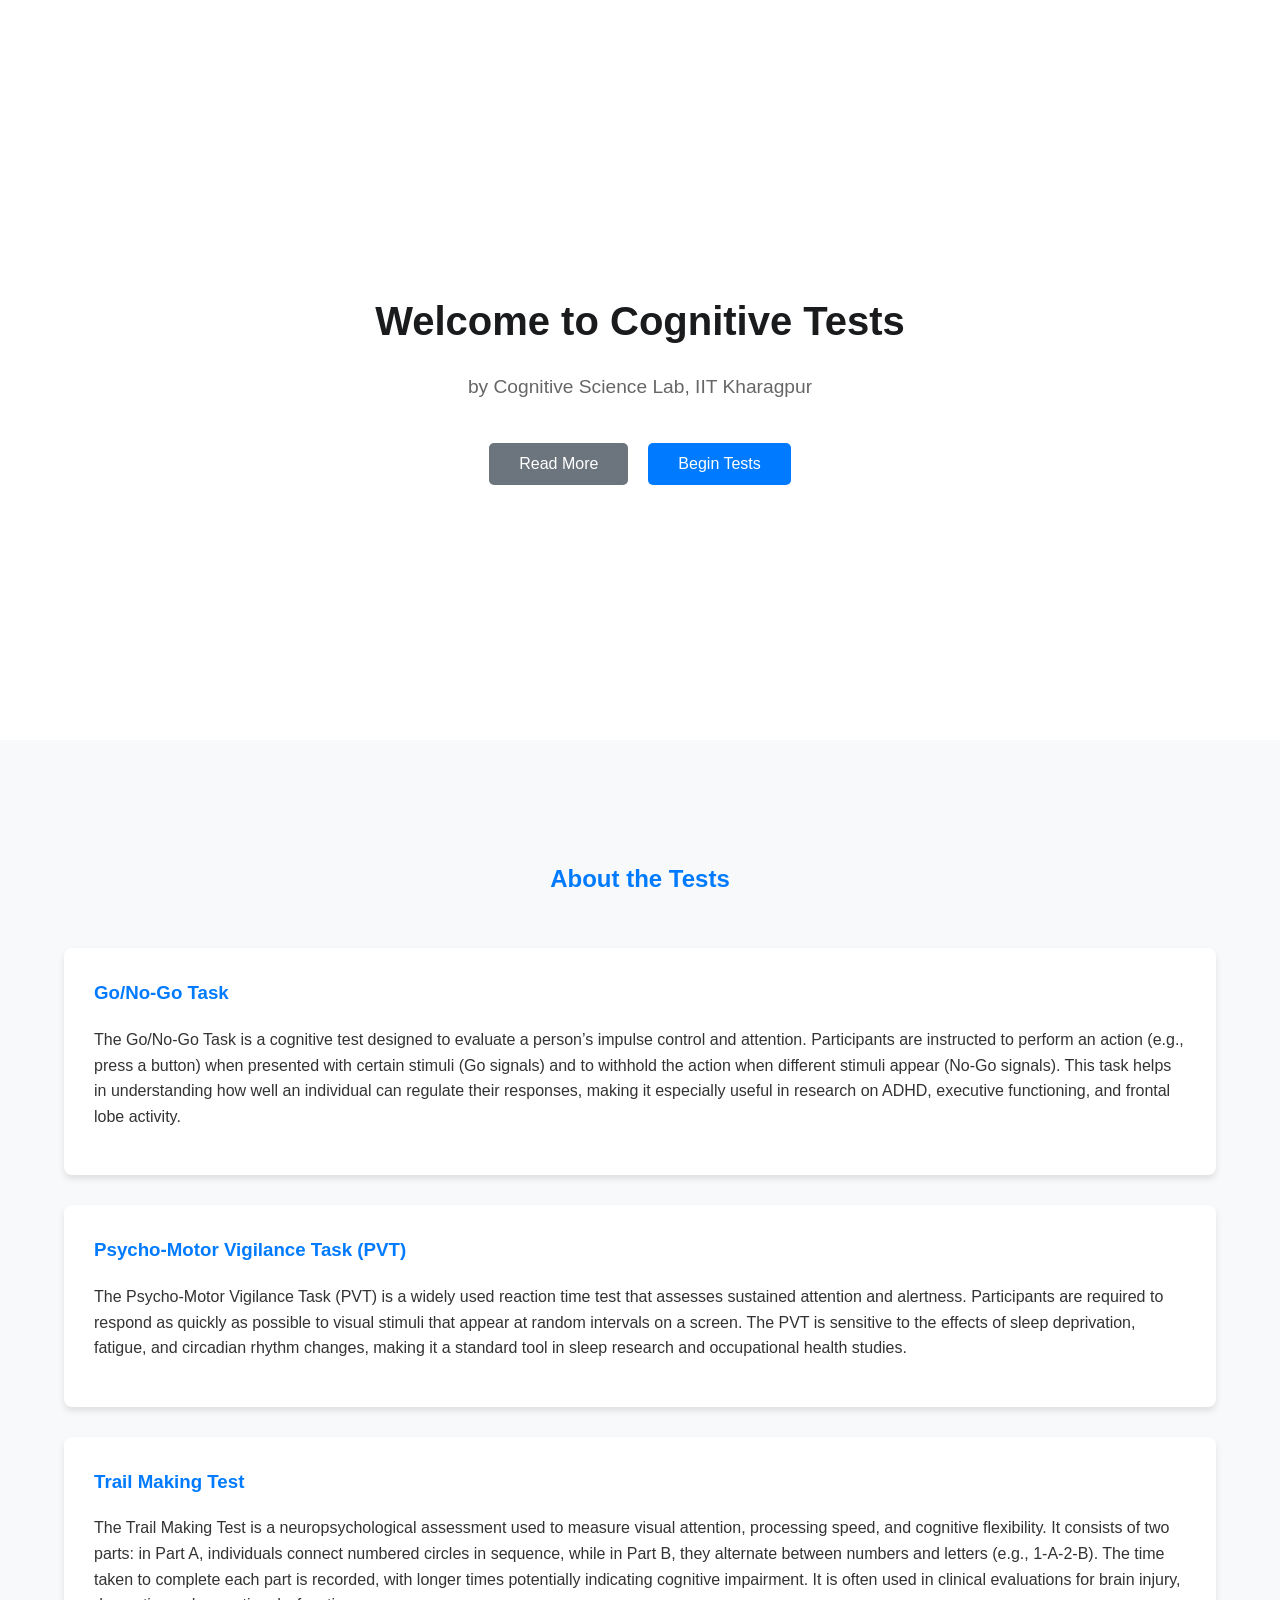
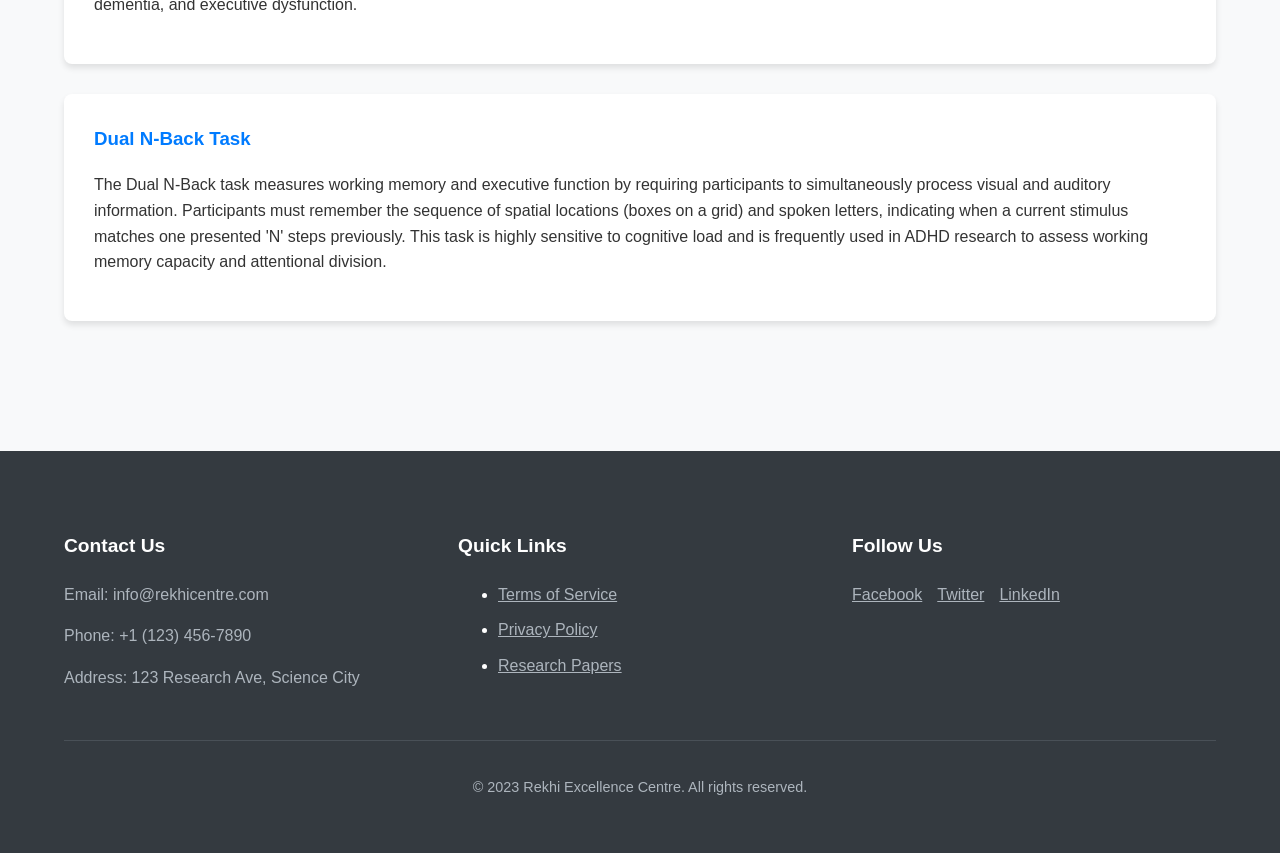
<file: index.html>
<!DOCTYPE html>
<html lang="en">
<head>
    <meta charset="UTF-8">
    <meta name="viewport" content="width=device-width, initial-scale=1.0">
    <title>ADHD Cognitive Tests</title>
    <link rel="stylesheet" href="styles.css">
</head>
<body>
    <!-- Hero Section -->
    <section class="hero">
        <div class="container">
            <h1>Welcome to Cognitive Tests</h1>
            <p class="subtitle">by Cognitive Science Lab, IIT Kharagpur</p>
            <div class="button-group">
                <button id="readMoreBtn" class="btn-secondary">Read More</button>
                <button id="beginTestBtn" class="btn-primary">Begin Tests</button>
            </div>
        </div>
    </section>

    <!-- About Tests Section -->
    <section id="aboutTests" class="about-tests">
        <div class="container">
            <h2>About the Tests</h2>
            <div class="test-card">
                <h3>Go/No-Go Task</h3>
                <p>The Go/No-Go Task is a cognitive test designed to evaluate a person’s impulse control and attention. Participants are instructed to perform an action (e.g., press a button) when presented with certain stimuli (Go signals) and to withhold the action when different stimuli appear (No-Go signals). This task helps in understanding how well an individual can regulate their responses, making it especially useful in research on ADHD, executive functioning, and frontal lobe activity.</p>
            </div>
            
            <div class="test-card">
                <h3>Psycho-Motor Vigilance Task (PVT)</h3>
                <p>The Psycho-Motor Vigilance Task (PVT) is a widely used reaction time test that assesses sustained attention and alertness. Participants are required to respond as quickly as possible to visual stimuli that appear at random intervals on a screen. The PVT is sensitive to the effects of sleep deprivation, fatigue, and circadian rhythm changes, making it a standard tool in sleep research and occupational health studies.</p>
            </div>
            
            <div class="test-card">
                <h3>Trail Making Test</h3>
                <p>The Trail Making Test is a neuropsychological assessment used to measure visual attention, processing speed, and cognitive flexibility. It consists of two parts: in Part A, individuals connect numbered circles in sequence, while in Part B, they alternate between numbers and letters (e.g., 1-A-2-B). The time taken to complete each part is recorded, with longer times potentially indicating cognitive impairment. It is often used in clinical evaluations for brain injury, dementia, and executive dysfunction.</p>
            </div>

            <div class="test-card"> 
                <h3>Dual N-Back Task</h3> 
                <p>The Dual N-Back task measures working memory and executive function by requiring participants to simultaneously process visual and auditory information. Participants must remember the sequence of spatial locations (boxes on a grid) and spoken letters, indicating when a current stimulus matches one presented 'N' steps previously. This task is highly sensitive to cognitive load and is frequently used in ADHD research to assess working memory capacity and attentional division.</p> 
            </div>
        </div>
    </section>

    <!-- Footer -->
    <footer class="footer">
        <div class="container">
            <div class="footer-content">
                <div class="footer-section">
                    <h4>Contact Us</h4>
                    <p>Email: info@rekhicentre.com</p>
                    <p>Phone: +1 (123) 456-7890</p>
                    <p>Address: 123 Research Ave, Science City</p>
                </div>
                
                <div class="footer-section">
                    <h4>Quick Links</h4>
                    <ul>
                        <li><a href="#">Terms of Service</a></li>
                        <li><a href="#">Privacy Policy</a></li>
                        <li><a href="#">Research Papers</a></li>
                    </ul>
                </div>
                
                <div class="footer-section">
                    <h4>Follow Us</h4>
                    <div class="social-links">
                        <a href="#">Facebook</a>
                        <a href="#">Twitter</a>
                        <a href="#">LinkedIn</a>
                    </div>
                </div>
            </div>
            
            <div class="copyright">
                <p>&copy; 2023 Rekhi Excellence Centre. All rights reserved.</p>
            </div>
        </div>
    </footer>

    <script src="index.js"></script>
</body>
</html>
</file>
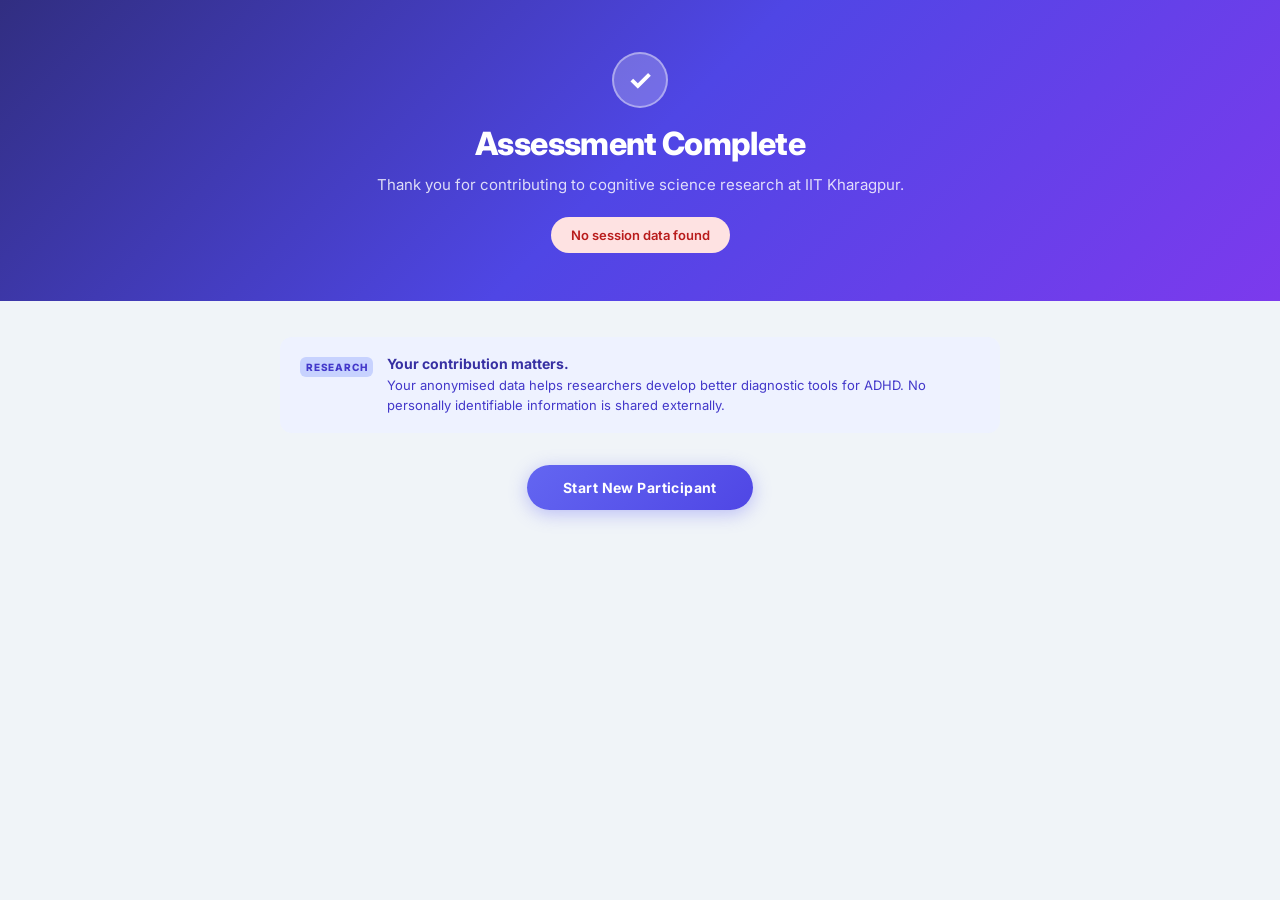
<file: completion.html>
<!DOCTYPE html>
<html lang="en">
<head>
    <meta charset="UTF-8">
    <meta name="viewport" content="width=device-width, initial-scale=1.0">
    <title>Assessment Complete</title>
    <link href="https://fonts.googleapis.com/css2?family=Inter:wght@300;400;500;600;700;800&display=swap" rel="stylesheet">
    <link rel="stylesheet" href="completion.css">
</head>
<body>
    <div class="completion-page">

        <!-- Thank-you to participants -->
        <div class="hero-band">
            <div class="hero-inner">
                <div class="hero-check">&#10003;</div>
                <h1>Assessment Complete</h1>
                <p>Thank you for contributing to cognitive science research at IIT Kharagpur.</p>
                <div id="save-status-banner" class="save-banner saving">
                    <span class="spin-dot"></span>
                    <span id="save-text">Transmitting data…</span>
                </div>
            </div>
        </div>

        <!-- Main content -->
        <div class="content-wrap">

            <!-- Results Cards Section -->
            <section id="resultsSection" class="results-section" style="display:none;">
                <h2 class="section-title">Your Performance Summary</h2>
                <div id="testResultCards" class="test-result-cards"></div>
            </section>

            <!-- Tips Section -->
            <section id="tipsSection" class="tips-section" style="display:none;">
                <h2 class="section-title">Personalised Tips</h2>
                <p class="section-sub">Based on your session data, here are some evidence-based strategies that may be helpful.</p>
                <div id="tipsList" class="tips-list"></div>
            </section>

            <!-- Participation note -->
            <section class="participation-note">
                <div class="note-card">
                    <div class="note-icon-text">Research</div>
                    <div class="note-body">
                        <strong>Your contribution matters.</strong>
                        <p>Your anonymised data helps researchers develop better diagnostic tools for ADHD. No personally identifiable information is shared externally.</p>
                    </div>
                </div>
            </section>

            <!-- Action Buttons -->
            <div class="action-row">
                <button id="addUserBtn" class="btn-action-primary">Start New Participant</button>
            </div>

        </div>
    </div>

    <script src="completion.js"></script>
</body>
</html>
</file>
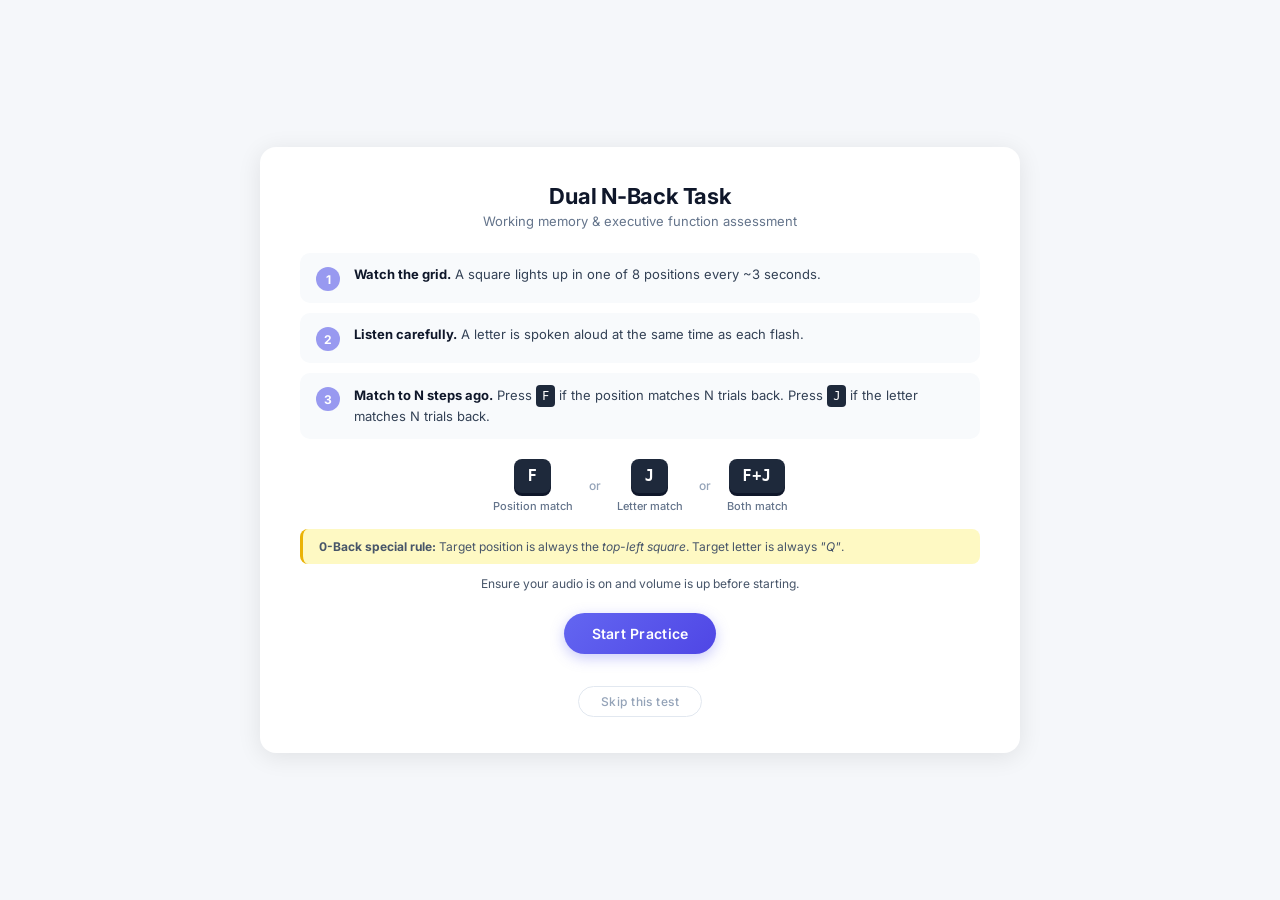
<file: dual_n_back.html>
<!DOCTYPE html>
<html lang="en">
<head>
    <meta charset="UTF-8">
    <meta name="viewport" content="width=device-width, initial-scale=1.0">
    <title>Dual N-Back Task</title>
    <link href="https://fonts.googleapis.com/css2?family=Inter:wght@300;400;500;600;700&display=swap" rel="stylesheet">
    <link rel="stylesheet" href="dual_n_back.css">
    <link rel="stylesheet" href="shared.css">
</head>
<body tabindex="0">
<div id="experiment-container">

    <!-- ─── Start / Instructions Screen ─── -->
    <div id="start-screen" class="screen active">
        <div class="dnb-header">
            <h1>Dual N-Back Task</h1>
            <p class="dnb-tagline">Working memory &amp; executive function assessment</p>
        </div>

        <div class="dnb-how-it-works">
            <div class="dnb-step">
                <div class="dnb-step-num">1</div>
                <div class="dnb-step-body">
                    <strong>Watch the grid.</strong> A square lights up in one of 8 positions every ~3 seconds.
                </div>
            </div>
            <div class="dnb-step">
                <div class="dnb-step-num">2</div>
                <div class="dnb-step-body">
                    <strong>Listen carefully.</strong> A letter is spoken aloud at the same time as each flash.
                </div>
            </div>
            <div class="dnb-step">
                <div class="dnb-step-num">3</div>
                <div class="dnb-step-body">
                    <strong>Match to N steps ago.</strong> Press <kbd>F</kbd> if the position matches N trials back. Press <kbd>J</kbd> if the letter matches N trials back.
                </div>
            </div>
        </div>

        <div class="dnb-keys">
            <div class="dnb-key-block">
                <div class="dnb-key">F</div>
                <div class="dnb-key-label">Position match</div>
            </div>
            <div class="dnb-key-sep">or</div>
            <div class="dnb-key-block">
                <div class="dnb-key">J</div>
                <div class="dnb-key-label">Letter match</div>
            </div>
            <div class="dnb-key-sep">or</div>
            <div class="dnb-key-block">
                <div class="dnb-key">F+J</div>
                <div class="dnb-key-label">Both match</div>
            </div>
        </div>

        <div class="dnb-note">
            <strong>0-Back special rule:</strong> Target position is always the <em>top-left square</em>. Target letter is always <em>"Q"</em>.
        </div>

        <div class="dnb-audio-note">Ensure your audio is on and volume is up before starting.</div>

        <button id="start-btn">Start Practice</button>
        <br>
        <button class="btn-skip-test" id="skipTestBtn">Skip this test</button>
    </div>

    <!-- ─── Practice Lobby Screen ─── -->
    <div id="practice-screen" class="screen">
        <div class="practice-lobby">
            <h2>Practice Mode</h2>
            <p class="practice-intro">Choose an N-Back level to practice. You can switch levels freely and practice as many times as you like. When you feel ready, press <strong>Take the Test</strong>.</p>

            <div class="practice-level-grid">
                <button class="practice-level-btn" data-n="0">
                    <span class="pl-n">0-Back</span>
                    <span class="pl-desc">Fixed targets</span>
                </button>
                <button class="practice-level-btn" data-n="1">
                    <span class="pl-n">1-Back</span>
                    <span class="pl-desc">1 step ago</span>
                </button>
                <button class="practice-level-btn" data-n="2">
                    <span class="pl-n">2-Back</span>
                    <span class="pl-desc">2 steps ago</span>
                </button>
                <button class="practice-level-btn" data-n="3">
                    <span class="pl-n">3-Back</span>
                    <span class="pl-desc">3 steps ago</span>
                </button>
            </div>

            <div id="practice-status" class="practice-status"></div>

            <button id="begin-test-btn" class="btn-begin-test">Take the Test</button>
        </div>
    </div>

    <!-- ─── Per-block Instruction Screen ─── -->
    <div id="instructions-screen" class="screen">
        <div class="block-instr-wrap">
            <h2 id="instruction-title"></h2>
            <p id="instruction-text" class="block-instr-text"></p>
            <div class="countdown-ring">
                <span id="instruction-timer">15</span>
            </div>
            <p class="countdown-label">Seconds until block begins</p>
        </div>
    </div>

    <!-- ─── Task Screen ─── -->
    <div id="task-screen" class="screen">
        <div id="task-header" class="task-header-row"></div>
        <div id="feedback-message"></div>
        <div class="grid-container" id="grid">
            <div class="grid-cell" id="cell-0"></div>
            <div class="grid-cell" id="cell-1"></div>
            <div class="grid-cell" id="cell-2"></div>
            <div class="grid-cell" id="cell-3"></div>
            <div class="grid-cell center-cell" id="cell-4">+</div>
            <div class="grid-cell" id="cell-5"></div>
            <div class="grid-cell" id="cell-6"></div>
            <div class="grid-cell" id="cell-7"></div>
            <div class="grid-cell" id="cell-8"></div>
        </div>
        <div class="task-keys">
            <span class="task-key">F</span><span class="task-key-label">Position</span>
            &nbsp;&nbsp;
            <span class="task-key">J</span><span class="task-key-label">Letter</span>
        </div>
        <div id="task-footer">
            <!-- practice: back to lobby button; test: skip block button -->
        </div>
    </div>

    <!-- ─── Rest Screen ─── -->
    <div id="rest-screen" class="screen">
        <div class="rest-content">
            <h2>Rest Break</h2>
            <p>Take a breath. The next block begins in</p>
            <div class="countdown-ring"><span id="rest-timer">15</span></div>
        </div>
    </div>

    <!-- ─── End Screen ─── -->
    <div id="end-screen" class="screen">
        <div class="results-hero">
            <div class="results-icon">&#10003;</div>
            <h2>Dual N-Back Complete</h2>
            <p class="r-subtitle">Working memory performance</p>
        </div>
        <div id="metricsCards" class="metrics-grid"></div>
        <p class="section-label" style="text-align:left;padding:0 4px;">Results by N-Back Level</p>
        <div class="block-wrap">
            <div id="results-content"></div>
        </div>
        <button class="btn-continue" id="goToAnotherTest" style="display:none;margin-top:20px;">Continue</button>
    </div>

</div>
<script src="dual_n_back.js"></script>
</body>
</html>
</file>
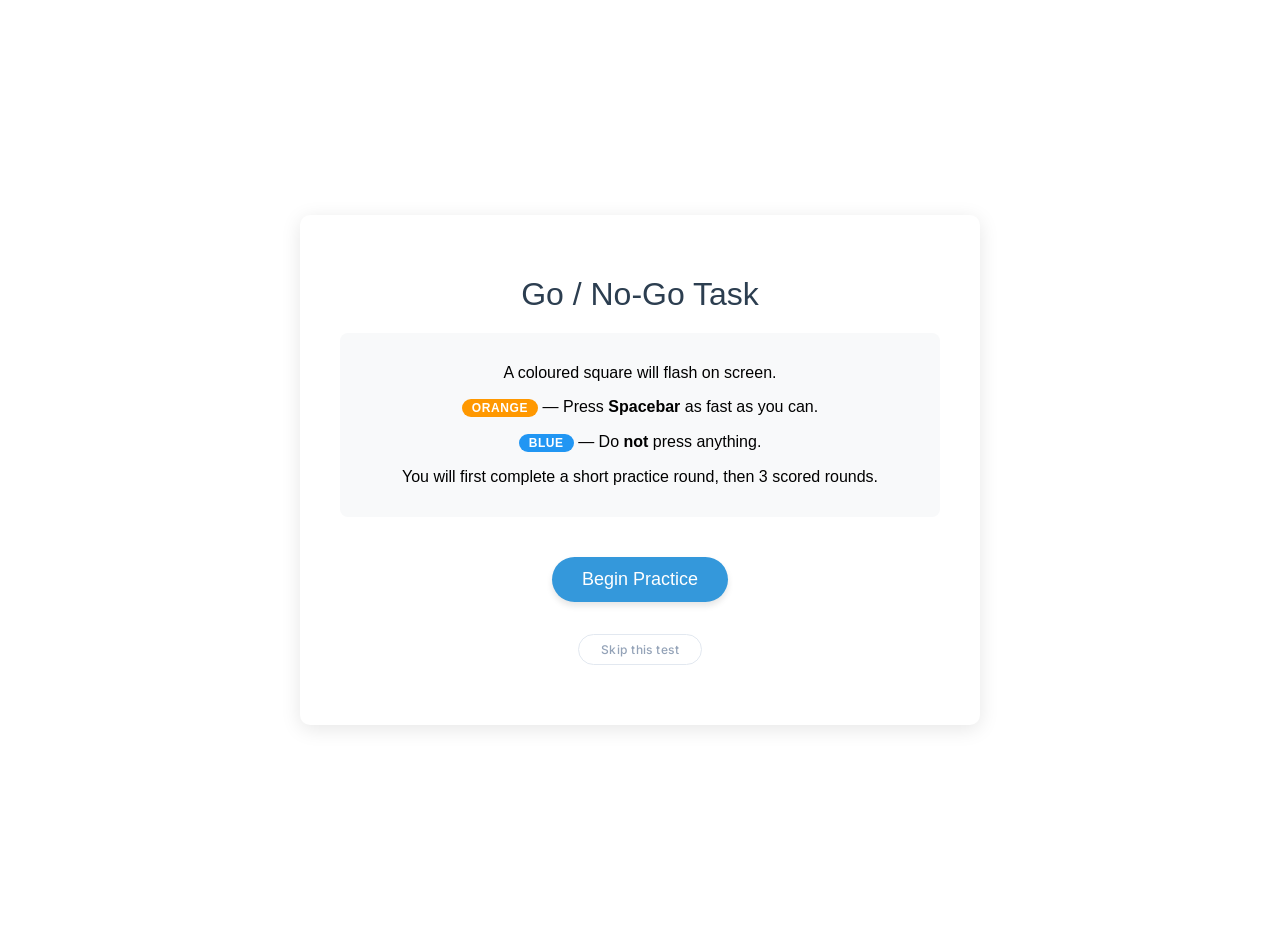
<file: go_no_go.html>
<!DOCTYPE html>
<html lang="en">
<head>
    <meta charset="UTF-8">
    <meta name="viewport" content="width=device-width, initial-scale=1.0">
    <title>Go / No-Go Task</title>
    <link href="https://fonts.googleapis.com/css2?family=Inter:wght@300;400;500;600;700&display=swap" rel="stylesheet">
    <link rel="stylesheet" href="go_no_go.css">
    <link rel="stylesheet" href="shared.css">
</head>
<body tabindex="0">
<div class="container">

    <!-- ── Welcome Screen ─────────────────────────── -->
    <div id="welcomeScreen">
        <h1>Go / No-Go Task</h1>
        <div class="instructions">
            <p>A coloured square will flash on screen.</p>
            <p><span class="go-badge">ORANGE</span> — Press <strong>Spacebar</strong> as fast as you can.</p>
            <p><span class="nogo-badge">BLUE</span> — Do <strong>not</strong> press anything.</p>
            <p>You will first complete a short practice round, then 3 scored rounds.</p>
        </div>
        <button id="goNoGoButton">Begin Practice</button>
        <br>
        <button class="btn-skip-test" id="skipTestBtn">Skip this test</button>
    </div>

    <!-- ── Test Container (practice + main rounds) ── -->
    <div id="testContainer" style="display:none;">

        <!-- Active Test Screen -->
        <div id="testScreen">
            <div class="round-header">
                <div class="round-badge">Round <span id="currentRound">Practice</span></div>
                <div class="timer-badge">⏱ <span id="timeLeft">30</span>s</div>
            </div>

            <div id="shapeDisplay" class="shape-display">+</div>
            <p id="message" class="feedback-msg"></p>

            <div class="skip-row">
                <button class="btn-skip-round" id="skipRoundBtn">Skip Round ›</button>
            </div>
        </div>

        <!-- Results Screen -->
        <div id="resultsScreen" style="display:none;">
            <div class="results-hero">
                <div class="results-icon">✓</div>
                <h2>Go / No-Go Complete</h2>
                <p class="r-subtitle">Your impulse control & attention metrics</p>
            </div>

            <div id="metricsCards" class="metrics-grid"></div>

            <p class="section-label">Block-by-Block Breakdown</p>
            <div class="block-wrap">
                <table class="block-table">
                    <thead>
                        <tr>
                            <th>Round</th>
                            <th>Go Trials</th>
                            <th>No-Go</th>
                            <th>Commission ↯</th>
                            <th>Omission ↯</th>
                            <th>Avg RT</th>
                            <th>RTV</th>
                        </tr>
                    </thead>
                    <tbody id="resultsBody"></tbody>
                    <tfoot id="resultsFoot"></tfoot>
                </table>
            </div>

            <button class="btn-continue" id="goToAnotherTest">Continue →</button>
        </div>

    </div>
</div>

<script src="go_no_go.js"></script>
</body>
</html>
</file>
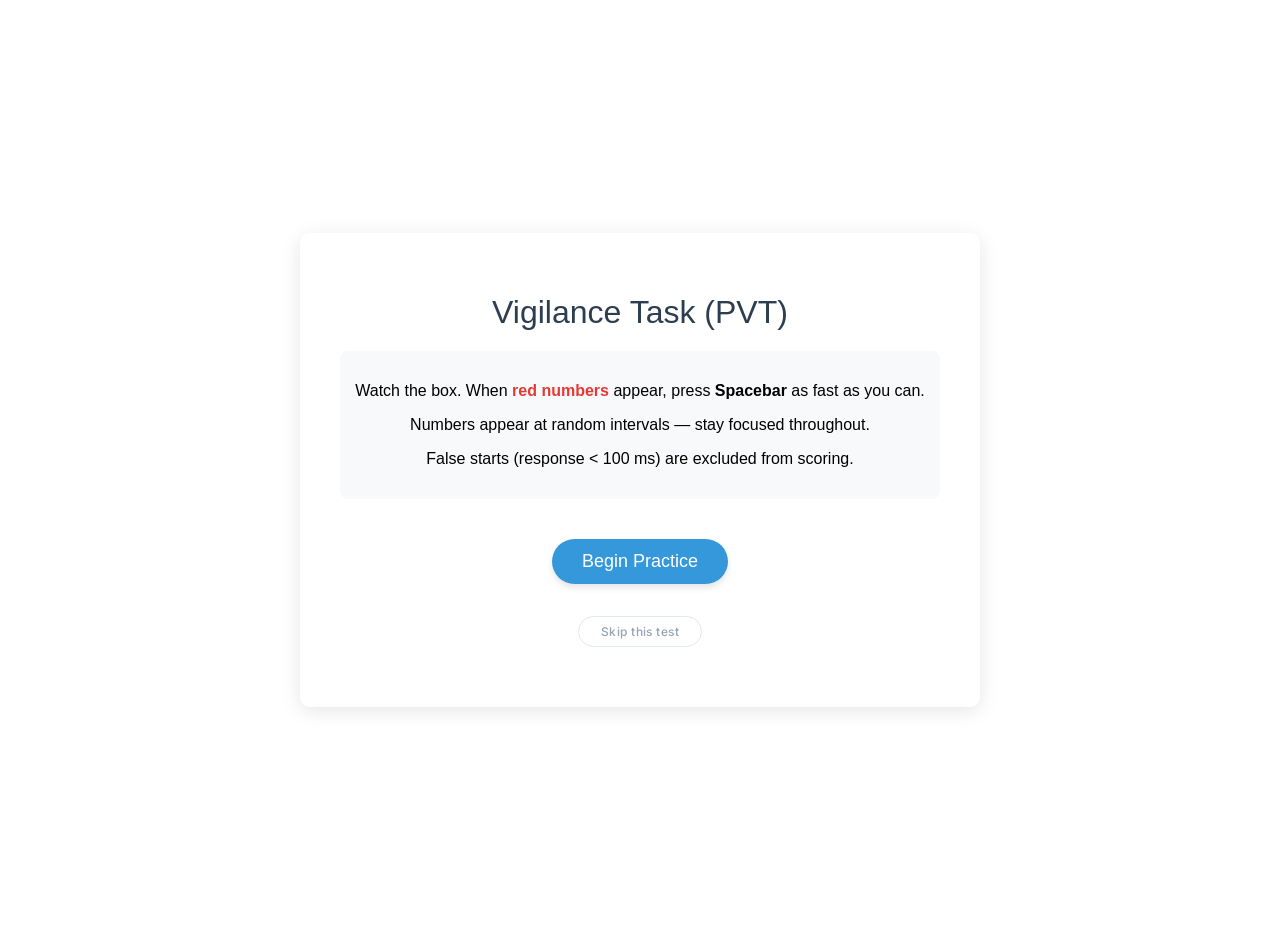
<file: pvt.html>
<!DOCTYPE html>
<html lang="en">
<head>
    <meta charset="UTF-8">
    <meta name="viewport" content="width=device-width, initial-scale=1.0">
    <title>Psycho-Motor Vigilance Task (PVT)</title>
    <link href="https://fonts.googleapis.com/css2?family=Inter:wght@300;400;500;600;700&display=swap" rel="stylesheet">
    <link rel="stylesheet" href="pvt.css">
    <link rel="stylesheet" href="shared.css">
</head>
<body tabindex="0">
<div class="container">

    <!-- Welcome Screen -->
    <div id="welcomeScreen">
        <h1>Vigilance Task (PVT)</h1>
        <div class="instructions">
            <p>Watch the box. When <span class="red-text">red numbers</span> appear, press <strong>Spacebar</strong> as fast as you can.</p>
            <p>Numbers appear at random intervals — stay focused throughout.</p>
            <p>False starts (response &lt; 100 ms) are excluded from scoring.</p>
        </div>
        <button id="startButton">Begin Practice</button>
        <br>
        <button class="btn-skip-test" id="skipTestBtn">Skip this test</button>
    </div>

    <!-- Practice Screen -->
    <div id="practiceScreen" style="display:none;">
        <div class="round-header">
            <div class="round-badge">Practice Round</div>
            <div class="timer-badge">⏱ <span id="practiceTimeLeft">30</span>s</div>
        </div>
        <div id="practiceStimulus" class="stimulus-display">+</div>
        <p id="practiceMessage" class="feedback-msg"></p>
        <div class="skip-row">
            <button class="btn-skip-round" id="skipPracticeBtn">Skip Practice ›</button>
        </div>
    </div>

    <!-- Test Screen -->
    <div id="testScreen" style="display:none;">
        <div class="round-header">
            <div class="round-badge">Round <span id="currentRound">1</span></div>
            <div class="timer-badge">⏱ <span id="timeLeft">30</span>s</div>
        </div>
        <div id="stimulusDisplay" class="stimulus-display">+</div>
        <p id="message" class="feedback-msg"></p>
        <div class="skip-row">
            <button class="btn-skip-round" id="skipRoundBtn">Skip Round ›</button>
        </div>
    </div>

    <!-- Results Screen -->
    <div id="resultsScreen" style="display:none;">
        <div class="results-hero">
            <div class="results-icon">✓</div>
            <h2>PVT Complete</h2>
            <p class="r-subtitle">Your sustained attention metrics</p>
        </div>

        <div id="metricsCards" class="metrics-grid"></div>

        <p class="section-label">Block-by-Block Breakdown</p>
        <div class="block-wrap">
            <table class="block-table">
                <thead>
                    <tr>
                        <th>Round</th>
                        <th>Avg RT</th>
                        <th>RTV</th>
                        <th>Valid</th>
                        <th>Lapses</th>
                        <th>False Starts</th>
                    </tr>
                </thead>
                <tbody id="resultsBody"></tbody>
                <tfoot id="resultsFoot"></tfoot>
            </table>
        </div>

        <button class="btn-continue" id="goToAnotherTest">Continue →</button>
    </div>

</div>
<script src="pvt.js"></script>
</body>
</html>
</file>
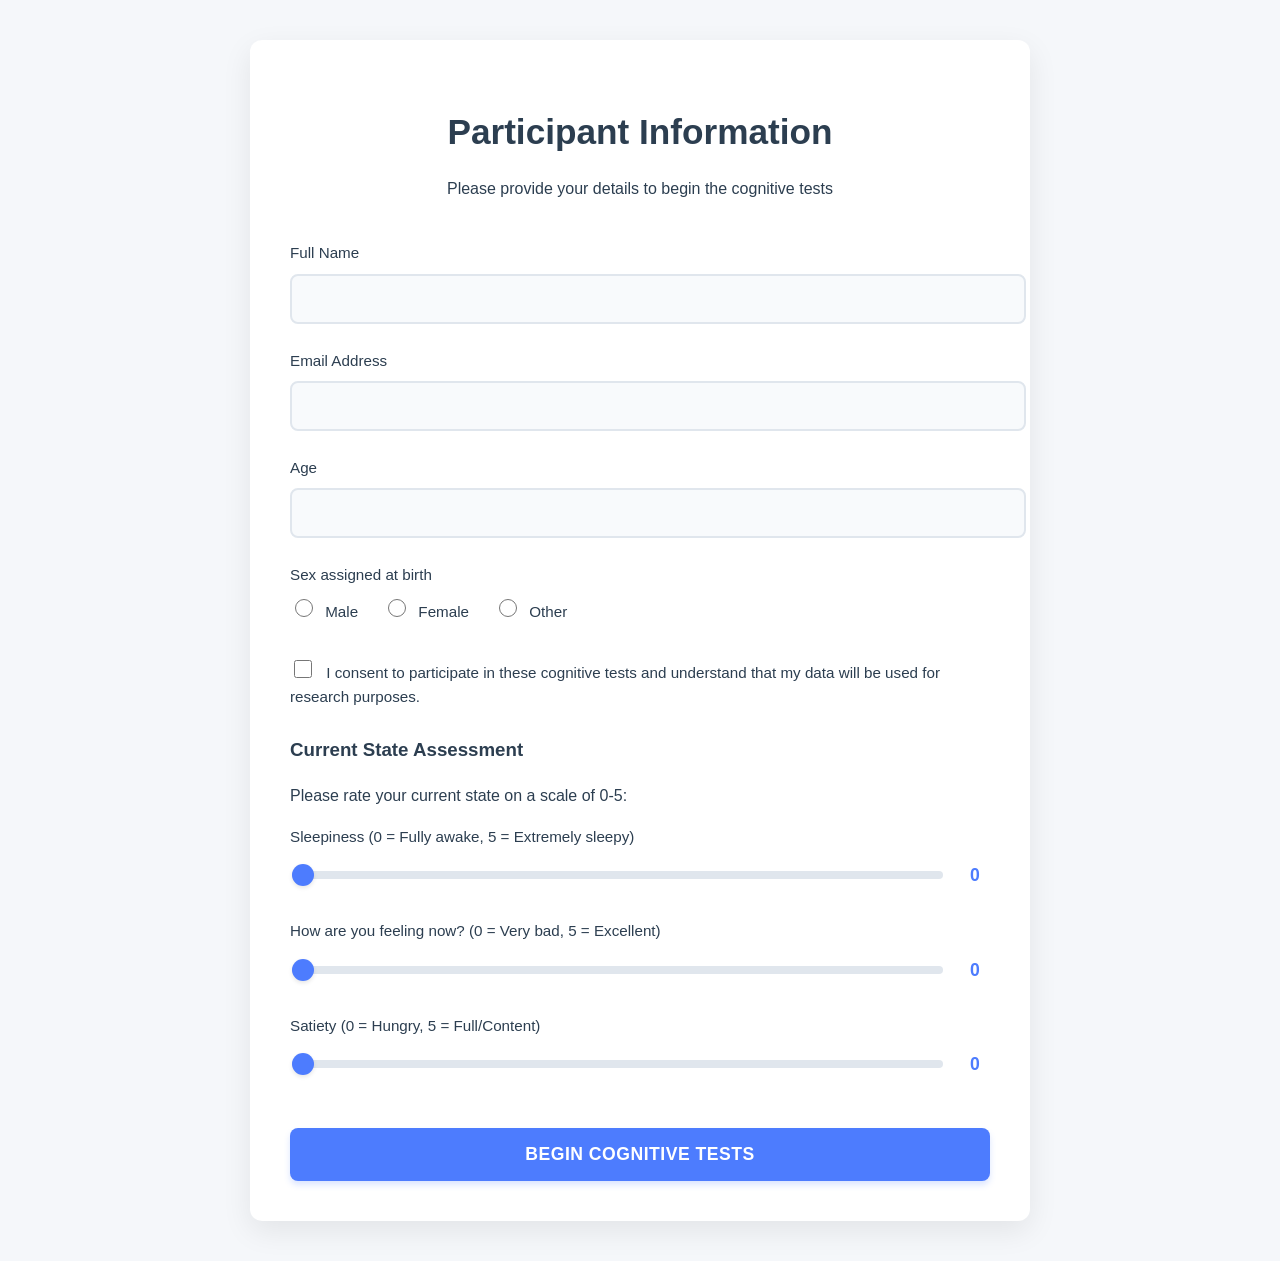
<file: test_list.html>
<!DOCTYPE html>
<html lang="en">
<head>
    <meta charset="UTF-8">
    <meta name="viewport" content="width=device-width, initial-scale=1.0">
    <title>Test List - User Information</title>
    <link rel="stylesheet" href="form-styles.css">
    <link href="https://fonts.googleapis.com/css2?family=Inter:wght@400;500;600&display=swap" rel="stylesheet">
    <style>
        body {
            background-color: #f5f7fa;
            font-family: 'Inter', sans-serif;
            color: #2c3e50;
            line-height: 1.6;
            padding: 0;
            margin: 0;
        }
    </style>
</head>
<body>
    <div class="form-container">
        <div class="form-header">
            <h1>Participant Information</h1>
            <p>Please provide your details to begin the cognitive tests</p>
        </div>
        
        <form id="userInfoForm">
            <div class="form-group">
                <label for="userName">Full Name</label>
                <input type="text" id="userName" class="form-control" required>
            </div>
            
            <div class="form-group">
                <label for="userEmail">Email Address</label>
                <input type="email" id="userEmail" class="form-control" required>
            </div>
            
            <div class="form-group">
                <label for="userAge">Age</label>
                <input type="number" id="userAge" class="form-control" min="18" required>
            </div>
            
            <div class="form-group">
                <label>Sex assigned at birth</label>
                <div class="radio-group">
                    <label class="radio-option">
                        <input type="radio" name="sex" value="male" required> Male
                    </label>
                    <label class="radio-option">
                        <input type="radio" name="sex" value="female"> Female
                    </label>
                    <label class="radio-option">
                        <input type="radio" name="sex" value="other"> Other
                    </label>
                </div>
            </div>
            
            <div class="form-group">
                <label class="checkbox-label">
                    <input type="checkbox" id="consent" required>
                    I consent to participate in these cognitive tests and understand that my data will be used for research purposes.
                </label>
            </div>
            
            <div class="form-group">
                <h3>Current State Assessment</h3>
                <p>Please rate your current state on a scale of 0-5:</p>
                
                <div class="scale-question">
                    <label for="sleepiness">Sleepiness (0 = Fully awake, 5 = Extremely sleepy)</label>
                    <div class="range-container">
                        <input type="range" id="sleepiness" class="range-slider" min="0" max="5" step="1" value="0">
                        <span class="range-value" id="sleepinessValue">0</span>
                    </div>
                </div>
                
                <div class="scale-question">
                    <label for="feeling">How are you feeling now? (0 = Very bad, 5 = Excellent)</label>
                    <div class="range-container">
                        <input type="range" id="feeling" class="range-slider" min="0" max="5" step="1" value="0">
                        <span class="range-value" id="feelingValue">0</span>
                    </div>
                </div>
                
                <div class="scale-question">
                    <label for="mood">Satiety (0 = Hungry, 5 = Full/Content)</label>
                    <div class="range-container">
                        <input type="range" id="mood" class="range-slider" min="0" max="5" step="1" value="0">
                        <span class="range-value" id="moodValue">0</span>
                    </div>
                </div>
            </div>
            
            <button type="submit" class="btn-submit">Begin Cognitive Tests</button>
        </form>
    </div>

    <script src="test_list.js"></script>
</body>
</html>
</file>
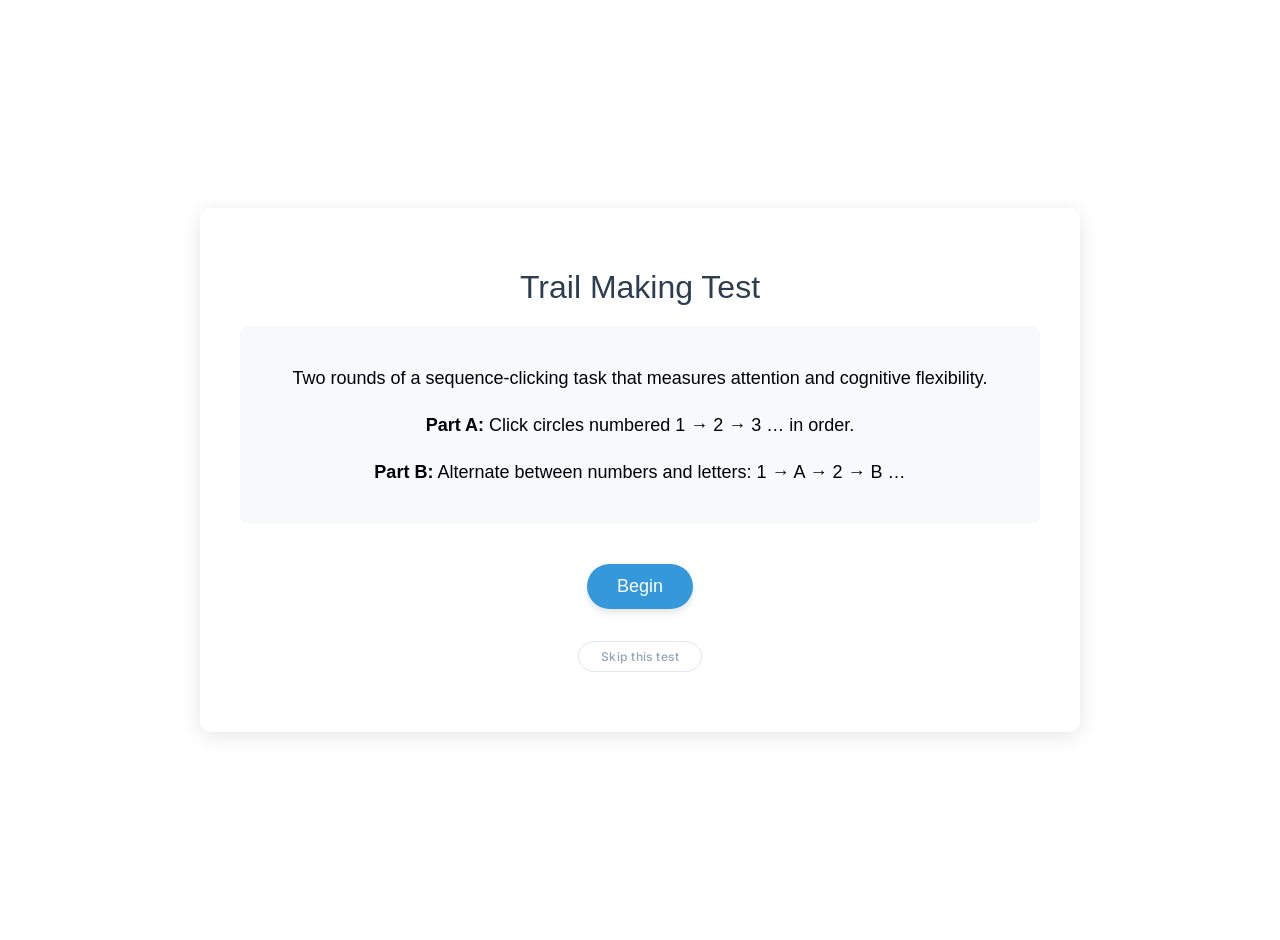
<file: trail_making.html>
<!DOCTYPE html>
<html lang="en">
<head>
    <meta charset="UTF-8">
    <meta name="viewport" content="width=device-width, initial-scale=1.0">
    <title>Trail Making Test</title>
    <link href="https://fonts.googleapis.com/css2?family=Inter:wght@300;400;500;600;700&display=swap" rel="stylesheet">
    <link rel="stylesheet" href="trail_making.css">
    <link rel="stylesheet" href="shared.css">
</head>
<body>
<div class="container">

    <!-- Welcome -->
    <div id="welcomeScreen">
        <h1>Trail Making Test</h1>
        <div class="instructions">
            <p>Two rounds of a sequence-clicking task that measures attention and cognitive flexibility.</p>
            <p><strong>Part A:</strong> Click circles numbered 1 → 2 → 3 … in order.</p>
            <p><strong>Part B:</strong> Alternate between numbers and letters: 1 → A → 2 → B …</p>
        </div>
        <button id="startButton">Begin</button>
        <br>
        <button class="btn-skip-test" id="skipTestBtn">Skip this test</button>
    </div>

    <!-- Round 1 Instructions -->
    <div id="round1InstructionScreen" style="display:none;">
        <h2>Part A — Numbers Only</h2>
        <p class="instr-text">Click the circles in numerical order as fast as you can:<br><strong>1 → 2 → 3 → … → 25</strong></p>
        <button id="round1StartButton">Start Practice</button>
    </div>

    <!-- Round 1 Practice -->
    <div id="round1PracticeScreen" style="display:none;">
        <h2>Part A — Practice</h2>
        <p id="practiceFeedback" class="feedback-msg"></p>
        <div id="practiceTrailContainer" class="trail-container"></div>
        <button id="round1PracticeCompleteButton">Begin Timed Test</button>
        <br>
        <button class="btn-skip-round" id="skipPractice1Btn">Skip Practice ›</button>
    </div>

    <!-- Round 1 Test -->
    <div id="round1TestScreen" style="display:none;">
        <div class="round-header">
            <div class="round-badge">Part A</div>
            <div class="timer-badge">⏱ <span id="time">0</span>s</div>
        </div>
        <div id="trailContainer" class="trail-container"></div>
        <button class="btn-skip-round" id="skipRound1Btn" style="margin-top:12px;">Skip Part A ›</button>
    </div>

    <!-- Round 1 Complete -->
    <div id="round1CompleteScreen" style="display:none;">
        <div class="results-hero">
            <div class="results-icon">A</div>
            <h2>Part A Complete</h2>
            <p class="r-subtitle">Numbers sequence finished</p>
        </div>
        <div id="round1Result"></div>
        <button class="btn-continue" id="proceedToRound2Button">Continue to Part B →</button>
    </div>

    <!-- Round 2 Instructions -->
    <div id="round2InstructionScreen" style="display:none;">
        <h2>Part B — Numbers &amp; Letters</h2>
        <p class="instr-text">Alternate between numbers and letters:<br><strong>1 → A → 2 → B → 3 → C …</strong></p>
        <button id="round2StartButton">Start Practice</button>
    </div>

    <!-- Round 2 Practice -->
    <div id="round2PracticeScreen" style="display:none;">
        <h2>Part B — Practice</h2>
        <p id="round2PracticeFeedback" class="feedback-msg"></p>
        <div id="round2PracticeTrailContainer" class="trail-container"></div>
        <button id="round2PracticeCompleteButton">Begin Timed Test</button>
        <br>
        <button class="btn-skip-round" id="skipPractice2Btn">Skip Practice ›</button>
    </div>

    <!-- Round 2 Test -->
    <div id="round2TestScreen" style="display:none;">
        <div class="round-header">
            <div class="round-badge">Part B</div>
            <div class="timer-badge">⏱ <span id="round2Time">0</span>s</div>
        </div>
        <div id="round2TrailContainer" class="trail-container"></div>
        <button class="btn-skip-round" id="skipRound2Btn" style="margin-top:12px;">Skip Part B ›</button>
    </div>

    <!-- Final Results -->
    <div id="finalResultsScreen" style="display:none;">
        <div class="results-hero">
            <div class="results-icon">✓</div>
            <h2>Trail Making Complete</h2>
            <p class="r-subtitle">Visual attention &amp; cognitive flexibility</p>
        </div>
        <div id="metricsCards" class="metrics-grid"></div>
        <p class="section-label">Detailed Results</p>
        <div class="block-wrap">
            <div id="finalResults"></div>
        </div>
        <button class="btn-continue" id="goToAnotherTest">Continue →</button>
    </div>

</div>
<script src="trail_making.js"></script>
</body>
</html>
</file>
<file: styles.css>
/* Base Styles */
body {
    font-family: Arial, sans-serif;
    margin: 0;
    padding: 0;
    color: #333;
    line-height: 1.6;
}

.container {
    width: 90%;
    max-width: 1200px;
    margin: 0 auto;
    padding: 20px;
}

/* Hero Section */
.hero {
    background-color: #ffffff;
    text-align: center;
    padding: 100px 20px;
    min-height: 60vh;
    display: flex;
    align-items: center;
    justify-content: center;
}

.hero h1 {
    font-size: 2.5rem;
    margin-bottom: 10px;
    color: #1a1b1d;
}

.subtitle {
    font-size: 1.2rem;
    color: #666;
    margin-bottom: 40px;
}

.button-group {
    display: flex;
    justify-content: center;
    gap: 20px;
    margin-top: 30px;
}

/* Homepage Buttons */
.hero .btn-primary {
    padding: 12px 30px;
    background-color: #007bff;
    color: white;
    border: none;
    border-radius: 5px;
    font-size: 1rem;
    cursor: pointer;
    transition: background-color 0.3s;
    width: auto;
}

.hero .btn-secondary {
    padding: 12px 30px;
    background-color: #6c757d;
    color: white;
    border: none;
    border-radius: 5px;
    font-size: 1rem;
    cursor: pointer;
    transition: background-color 0.3s;
    width: auto;
}

.hero .btn-primary:hover {
    background-color: #0056b3;
}

.hero .btn-secondary:hover {
    background-color: #5a6268;
}

/* About Tests Section */
.about-tests {
    padding: 80px 0;
    background-color: #f8f9fa;
}

.about-tests h2 {
    text-align: center;
    margin-bottom: 50px;
    color: #007bff;
}

.test-card {
    background-color: white;
    padding: 30px;
    margin-bottom: 30px;
    border-radius: 8px;
    box-shadow: 0 4px 6px rgba(0, 0, 0, 0.1);
}

.test-card h3 {
    color: #007bff;
    margin-top: 0;
}

/* Footer */
.footer {
    background-color: #343a40;
    color: white;
    padding: 60px 0 20px;
}

.footer-content {
    display: grid;
    grid-template-columns: repeat(auto-fit, minmax(250px, 1fr));
    gap: 30px;
    margin-bottom: 40px;
}

.footer-section h4 {
    margin-top: 0;
    margin-bottom: 20px;
    font-size: 1.2rem;
}

.footer-section p, .footer-section a {
    color: #adb5bd;
    margin-bottom: 10px;
    display: block;
}

.footer-section a:hover {
    color: white;
    text-decoration: none;
}

.social-links {
    display: flex;
    gap: 15px;
}

.copyright {
    text-align: center;
    padding-top: 20px;
    border-top: 1px solid #495057;
    color: #adb5bd;
    font-size: 0.9rem;
}

/* Responsive */
@media (max-width: 768px) {
    .button-group {
        flex-direction: column;
        align-items: center;
    }
    
    .hero h1 {
        font-size: 2rem;
    }
    
    .hero .btn-primary,
    .hero .btn-secondary {
        width: 200px;
    }
}
</file>
<file: completion.css>
@import url('https://fonts.googleapis.com/css2?family=Inter:wght@300;400;500;600;700;800&display=swap');

*, *::before, *::after { box-sizing: border-box; margin: 0; padding: 0; }

body {
    font-family: 'Inter', sans-serif;
    background: #f0f4f8;
    color: #1e293b;
    min-height: 100vh;
}

/* ── Hero band ───────────────────────────────── */
.hero-band {
    background: linear-gradient(135deg, #312e81 0%, #4f46e5 50%, #7c3aed 100%);
    color: white;
    padding: 52px 24px 48px;
    text-align: center;
}
.hero-inner { max-width: 640px; margin: 0 auto; }
.hero-badge { font-size: 52px; margin-bottom: 16px; animation: pop 0.5s ease; }
@keyframes pop { 0%{transform:scale(0.5);opacity:0} 80%{transform:scale(1.1)} 100%{transform:scale(1);opacity:1} }
.hero-band h1 { font-size: 32px; font-weight: 800; letter-spacing: -0.02em; margin-bottom: 10px; }
.hero-band p  { font-size: 15px; color: rgba(255,255,255,0.82); line-height: 1.6; }

.save-banner {
    display: inline-flex; align-items: center; gap: 10px;
    margin-top: 20px; padding: 10px 20px;
    border-radius: 30px; font-size: 13px; font-weight: 600;
    backdrop-filter: blur(8px);
}
.save-banner.saving  { background: rgba(255,255,255,0.18); color: white; }
.save-banner.success { background: #dcfce7; color: #15803d; }
.save-banner.error   { background: #fee2e2; color: #b91c1c; }

.spin-dot {
    width: 10px; height: 10px; border-radius: 50%;
    border: 2px solid rgba(255,255,255,0.4);
    border-top-color: white;
    animation: spin 0.8s linear infinite;
    display: inline-block;
}
@keyframes spin { to { transform: rotate(360deg); } }

/* ── Content wrap ────────────────────────────── */
.content-wrap { max-width: 760px; margin: 0 auto; padding: 36px 20px 60px; }

.section-title { font-size: 19px; font-weight: 700; color: #0f172a; margin-bottom: 6px; }
.section-sub   { font-size: 13px; color: #64748b; margin-bottom: 18px; line-height: 1.5; }

/* ── Test Result Cards ───────────────────────── */
.results-section  { margin-bottom: 36px; }
.test-result-cards { display: flex; flex-direction: column; gap: 14px; }

.test-card-block {
    background: white;
    border-radius: 14px;
    box-shadow: 0 2px 12px rgba(0,0,0,0.06);
    overflow: hidden;
}
.test-card-header {
    display: flex; align-items: center; gap: 14px;
    padding: 16px 20px;
    border-bottom: 1px solid #f1f5f9;
}
.test-card-icon { font-size: 24px; }
.test-card-title { font-size: 15px; font-weight: 700; color: #0f172a; }
.test-card-status { margin-left: auto; font-size: 11px; font-weight: 700; padding: 3px 10px; border-radius: 10px; letter-spacing: 0.05em; text-transform: uppercase; }
.status-complete { background: #dcfce7; color: #15803d; }
.status-skipped  { background: #f1f5f9; color: #64748b; }

.test-card-metrics {
    display: grid;
    grid-template-columns: repeat(auto-fill, minmax(120px, 1fr));
    gap: 1px;
    background: #f1f5f9;
}
.tcm-item {
    background: white;
    padding: 14px 16px;
    text-align: center;
}
.tcm-label { font-size: 10px; text-transform: uppercase; letter-spacing: 0.08em; color: #94a3b8; font-weight: 600; margin-bottom: 6px; }
.tcm-value { font-size: 20px; font-weight: 700; color: #0f172a; }
.tcm-unit  { font-size: 10px; color: #94a3b8; margin-top: 2px; }

/* ── Tips Section ────────────────────────────── */
.tips-section { margin-bottom: 36px; }
.tips-list    { display: flex; flex-direction: column; gap: 12px; }

.tip-card {
    background: white;
    border-radius: 12px;
    padding: 18px 20px;
    display: flex; gap: 14px; align-items: flex-start;
    box-shadow: 0 2px 10px rgba(0,0,0,0.05);
    border-left: 4px solid #6366f1;
}
.tip-icon  { font-size: 22px; flex-shrink: 0; margin-top: 2px; }
.tip-body  { flex: 1; }
.tip-title { font-size: 14px; font-weight: 700; color: #0f172a; margin-bottom: 4px; }
.tip-text  { font-size: 13px; color: #475569; line-height: 1.6; }

.tip-card.attention { border-color: #6366f1; }
.tip-card.impulse   { border-color: #f59e0b; }
.tip-card.memory    { border-color: #10b981; }
.tip-card.general   { border-color: #3b82f6; }

/* ── Participation note ──────────────────────── */
.participation-note { margin-bottom: 32px; }
.note-card {
    background: #eef2ff;
    border-radius: 12px;
    padding: 18px 20px;
    display: flex; gap: 14px; align-items: flex-start;
}
.note-icon { font-size: 24px; flex-shrink: 0; }
.note-body strong { font-size: 14px; font-weight: 700; color: #3730a3; display: block; margin-bottom: 4px; }
.note-body p      { font-size: 13px; color: #4338ca; line-height: 1.5; margin: 0; }

/* ── Action row ──────────────────────────────── */
.action-row { display: flex; justify-content: center; gap: 14px; flex-wrap: wrap; }

.btn-action-primary {
    padding: 14px 36px;
    background: linear-gradient(135deg, #6366f1, #4f46e5);
    color: white; border: none; border-radius: 30px;
    font-size: 14px; font-weight: 700; cursor: pointer;
    box-shadow: 0 4px 18px rgba(99,102,241,0.38);
    transition: all 0.3s ease; letter-spacing: 0.03em;
    font-family: 'Inter', sans-serif;
}
.btn-action-primary:hover { transform: translateY(-2px); box-shadow: 0 8px 24px rgba(99,102,241,0.46); }

/* ── hero check mark (replaces emoji badge) ── */
.hero-check {
    width: 56px; height: 56px;
    border-radius: 50%;
    background: rgba(255,255,255,0.22);
    display: flex; align-items: center; justify-content: center;
    margin: 0 auto 16px;
    font-size: 28px; color: white; font-weight: 700;
    border: 2px solid rgba(255,255,255,0.4);
}

/* note icon text label */
.note-icon-text {
    font-size: 10px; font-weight: 800; letter-spacing: 0.08em;
    color: #4338ca; background: #c7d2fe;
    border-radius: 6px; padding: 4px 6px;
    flex-shrink: 0; align-self: flex-start; margin-top: 2px;
    text-transform: uppercase;
}

/* text abbreviation icons on test cards */
.test-card-icon {
    font-size: 10px !important;
    font-weight: 800;
    letter-spacing: 0.06em;
    color: white;
    background: #4f46e5;
    border-radius: 6px;
    padding: 4px 6px;
    flex-shrink: 0;
    align-self: center;
    line-height: 1.2;
}

/* tip icon symbols */
.tip-icon {
    font-size: 18px !important;
    color: #6366f1;
    flex-shrink: 0;
    margin-top: 2px;
    line-height: 1;
}
</file>
<file: dual_n_back.css>
@import url('https://fonts.googleapis.com/css2?family=Inter:wght@300;400;500;600;700&display=swap');

body {
    font-family: 'Inter', Arial, sans-serif;
    background-color: #f5f7fa;
    display: flex;
    justify-content: center;
    align-items: center;
    min-height: 100vh;
    margin: 0;
    padding: 20px;
    box-sizing: border-box;
}

#experiment-container {
    background: white;
    padding: 36px 40px;
    border-radius: 16px;
    box-shadow: 0 4px 24px rgba(0,0,0,0.09);
    text-align: center;
    width: 680px;
    max-width: 100%;
    min-height: 520px;
    display: flex;
    flex-direction: column;
    justify-content: center;
    align-items: center;
}

.screen { display: none; width: 100%; }
.screen.active { display: flex; flex-direction: column; align-items: center; }

/* ── Start screen ── */
.dnb-header { margin-bottom: 24px; }
.dnb-icon { font-size: 38px; margin-bottom: 8px; }
.dnb-header h1 { font-size: 22px; font-weight: 700; color: #0f172a; margin: 0 0 4px; letter-spacing: -0.01em; }
.dnb-tagline { font-size: 13px; color: #64748b; margin: 0; }

.dnb-how-it-works { width: 100%; display: flex; flex-direction: column; gap: 10px; margin-bottom: 20px; }
.dnb-step { display: flex; align-items: flex-start; gap: 14px; background: #f8fafc; border-radius: 10px; padding: 12px 16px; text-align: left; }
.dnb-step-num { width: 24px; height: 24px; background: #9899f0; color: white; border-radius: 50%; font-size: 12px; font-weight: 700; display: flex; align-items: center; justify-content: center; flex-shrink: 0; margin-top: 2px; }
.dnb-step-body { font-size: 13px; color: #334155; line-height: 1.5; }
.dnb-step-body strong { color: #0f172a; }

.dnb-keys { display: flex; align-items: center; gap: 12px; margin-bottom: 16px; }
.dnb-key-block { display: flex; flex-direction: column; align-items: center; gap: 6px; }
.dnb-key { background: #1e293b; color: white; border-radius: 8px; padding: 8px 14px; font-size: 15px; font-weight: 700; letter-spacing: 0.04em; font-family: monospace; box-shadow: 0 3px 0 #0f172a; }
.dnb-key-label { font-size: 11px; color: #64748b; font-weight: 500; }
.dnb-key-sep { font-size: 12px; color: #94a3b8; font-weight: 500; padding: 0 4px; }

.dnb-note { font-size: 12px; color: #475569; background: #fef9c3; border-radius: 8px; padding: 10px 16px; margin-bottom: 12px; width: 100%; box-sizing: border-box; text-align: left; border-left: 3px solid #eab308; }
.dnb-audio-note { font-size: 12px; color: #475569; margin-bottom: 18px; }

#start-btn, button:not(.btn-skip-test):not(.btn-skip-round):not(.btn-continue) {
    padding: 12px 28px;
    font-size: 14px;
    font-weight: 600;
    background: linear-gradient(135deg, #6366f1, #4f46e5);
    color: white;
    border: none;
    border-radius: 30px;
    cursor: pointer;
    margin-top: 4px;
    transition: all 0.3s ease;
    box-shadow: 0 4px 14px rgba(99,102,241,0.35);
    font-family: 'Inter', sans-serif;
    letter-spacing: 0.02em;
}
#start-btn:hover { transform: translateY(-2px); box-shadow: 0 8px 22px rgba(99,102,241,0.45); }

kbd { display: inline-block; background: #1e293b; color: white; border-radius: 4px; padding: 2px 6px; font-size: 12px; font-family: monospace; }

/* ── Block instruction screen ── */
.block-instr-wrap { width: 100%; }
.block-instr-wrap h2 { font-size: 18px; font-weight: 700; color: #0f172a; margin-bottom: 8px; }
.block-instr-text { font-size: 13px; color: #475569; margin-bottom: 24px; }

.countdown-ring {
    width: 72px; height: 72px;
    border-radius: 50%;
    background: linear-gradient(135deg, #6366f1, #4f46e5);
    display: flex; align-items: center; justify-content: center;
    margin: 0 auto 10px;
    color: white; font-size: 26px; font-weight: 700;
    box-shadow: 0 4px 18px rgba(99,102,241,0.3);
}
.countdown-label { font-size: 11px; color: #94a3b8; text-transform: uppercase; letter-spacing: 0.1em; }

/* ── Task screen ── */
#feedback-message { height: 30px; font-weight: 700; font-size: 17px; margin-bottom: 14px; color: #333; font-family: 'Inter', sans-serif; }

.grid-container {
    display: grid;
    grid-template-columns: repeat(3, 100px);
    grid-template-rows: repeat(3, 100px);
    gap: 5px;
    background-color: #0f172a;
    padding: 10px;
    border-radius: 10px;
    box-shadow: 0 4px 20px rgba(15,23,42,0.4);
}
.grid-cell { width: 100px; height: 100px; background-color: #1e293b; display: flex; justify-content: center; align-items: center; border-radius: 4px; transition: background 0.1s; }
.center-cell { color: #64748b; font-size: 28px; font-weight: 300; }
.grid-cell.active-visual { background-color: #6366f1; box-shadow: 0 0 20px rgba(99,102,241,0.6); }

.task-keys { margin-top: 16px; font-size: 13px; color: #64748b; display: flex; align-items: center; gap: 6px; }
.task-key { background: #1e293b; color: white; border-radius: 6px; padding: 4px 10px; font-size: 13px; font-weight: 700; font-family: monospace; }
.task-key-label { font-size: 12px; color: #94a3b8; }

/* ── Rest screen ── */
.rest-content { display: flex; flex-direction: column; align-items: center; gap: 12px; }
.rest-icon { font-size: 40px; }
.rest-content h2 { font-size: 20px; font-weight: 700; color: #0f172a; margin: 0; }
.rest-content p { font-size: 14px; color: #64748b; margin: 0; }

/* ── Results reuse shared.css classes; extra overrides ── */
#results-content .block-table { width: 100%; }

/* ─── Practice Lobby ─────────────────────────── */
.practice-lobby { width: 100%; display: flex; flex-direction: column; align-items: center; gap: 16px; }
.practice-lobby h2 { font-size: 20px; font-weight: 700; color: #0f172a; margin: 0; }
.practice-intro { font-size: 13px; color: #475569; line-height: 1.6; max-width: 480px; text-align: center; margin: 0; }

.practice-level-grid {
    display: grid;
    grid-template-columns: repeat(4, 1fr);
    gap: 10px;
    width: 100%;
    max-width: 480px;
}
.practice-level-btn {
    display: flex; flex-direction: column; align-items: center; gap: 4px;
    padding: 14px 8px;
    background: #f8fafc;
    border: 2px solid #e2e8f0;
    border-radius: 12px;
    cursor: pointer;
    font-family: 'Inter', sans-serif;
    transition: all 0.2s ease;
    box-shadow: none;
    margin: 0;
}
.practice-level-btn:hover, .practice-level-btn.active-level {
    border-color: #6366f1;
    background: #eef2ff;
    transform: none;
    box-shadow: 0 0 0 3px rgba(99,102,241,0.15);
}
.practice-level-btn.running-level {
    border-color: #10b981;
    background: #f0fdf4;
}
.pl-n    { font-size: 15px; font-weight: 700; color: #0f172a; }
.pl-desc { font-size: 10px; color: #94a3b8; font-weight: 500; }

.practice-status {
    min-height: 28px;
    font-size: 13px;
    font-weight: 600;
    color: #4f46e5;
    text-align: center;
    padding: 6px 16px;
    border-radius: 20px;
    background: #eef2ff;
    display: none;
}
.practice-status.visible { display: block; }
.practice-status.correct { background: #dcfce7; color: #15803d; }
.practice-status.wrong   { background: #fee2e2; color: #b91c1c; }
.practice-status.miss    { background: #fff7ed; color: #c2410c; }
.practice-status.neutral { background: #eef2ff; color: #4f46e5; }

.btn-begin-test {
    padding: 13px 36px;
    background: linear-gradient(135deg, #10b981, #059669);
    color: white; border: none; border-radius: 30px;
    font-size: 14px; font-weight: 700; cursor: pointer;
    box-shadow: 0 4px 16px rgba(16,185,129,0.32);
    transition: all 0.3s ease;
    font-family: 'Inter', sans-serif;
    letter-spacing: 0.03em;
    margin-top: 4px;
}
.btn-begin-test:hover { transform: translateY(-2px); box-shadow: 0 8px 24px rgba(16,185,129,0.4); }

/* ─── Task header row ─── */
.task-header-row {
    display: flex; justify-content: space-between; align-items: center;
    width: 100%; margin-bottom: 8px; font-family: 'Inter', sans-serif;
}
.task-block-badge {
    font-size: 12px; font-weight: 600; color: #64748b;
    background: #f1f5f9; padding: 4px 12px; border-radius: 10px;
}
.task-mode-badge {
    font-size: 11px; font-weight: 700; padding: 3px 10px;
    border-radius: 10px; letter-spacing: 0.04em;
}
.task-mode-badge.practice-badge { background: #dcfce7; color: #15803d; }
.task-mode-badge.test-badge     { background: #eef2ff; color: #4338ca; }

#task-footer { margin-top: 12px; }
</file>
<file: shared.css>
/* ==============================================
   Cognitive Assessment Battery · IIT Kharagpur
   ============================================== */

@import url('https://fonts.googleapis.com/css2?family=Inter:wght@300;400;500;600;700&display=swap');

/* ── Skip Buttons ──────────────────────────────────── */
.btn-skip-test {
    display: inline-block;
    background: transparent;
    border: 1.5px solid #e2e8f0;
    color: #94a3b8;
    padding: 7px 22px;
    font-size: 12px;
    font-family: 'Inter', sans-serif;
    border-radius: 20px;
    cursor: pointer;
    margin-top: 12px;
    letter-spacing: 0.04em;
    font-weight: 500;
    transition: border-color 0.2s, color 0.2s, background 0.2s;
    box-shadow: none;
}
.btn-skip-test:hover {
    border-color: #94a3b8;
    color: #475569;
    background: #f8fafc;
    transform: none;
    box-shadow: none;
}

.btn-skip-round {
    display: inline-block;
    background: transparent;
    border: 1px solid #e2e8f0;
    color: #94a3b8;
    padding: 5px 14px;
    font-size: 11px;
    font-family: 'Inter', sans-serif;
    border-radius: 16px;
    cursor: pointer;
    margin-top: 10px;
    letter-spacing: 0.03em;
    font-weight: 500;
    transition: all 0.2s;
    box-shadow: none;
}
.btn-skip-round:hover {
    border-color: #94a3b8;
    color: #475569;
    background: #f8fafc;
    transform: none;
    box-shadow: none;
}

/* ── Results Screen Components ─────────────────────── */
.results-hero {
    text-align: center;
    padding: 4px 0 22px;
    border-bottom: 1px solid #f1f5f9;
    margin-bottom: 20px;
}

.results-icon {
    width: 56px;
    height: 56px;
    border-radius: 50%;
    background: linear-gradient(135deg, #10b981, #059669);
    display: flex;
    align-items: center;
    justify-content: center;
    margin: 0 auto 12px;
    font-size: 24px;
    color: white;
    box-shadow: 0 4px 14px rgba(16, 185, 129, 0.28);
}

.results-hero h2 {
    font-size: 19px;
    font-weight: 700;
    color: #0f172a;
    margin: 0 0 4px;
    font-family: 'Inter', sans-serif;
    letter-spacing: -0.01em;
}

.results-hero .r-subtitle {
    font-size: 13px;
    color: #64748b;
    margin: 0;
    font-family: 'Inter', sans-serif;
}

/* Metric Cards */
.metrics-grid {
    display: grid;
    grid-template-columns: repeat(auto-fit, minmax(110px, 1fr));
    gap: 10px;
    margin-bottom: 18px;
}

.metric-card {
    background: #f8fafc;
    border: 1px solid #e2e8f0;
    border-radius: 12px;
    padding: 13px 8px;
    text-align: center;
}

.m-label {
    font-size: 9.5px;
    text-transform: uppercase;
    letter-spacing: 0.09em;
    color: #94a3b8;
    font-weight: 600;
    margin-bottom: 6px;
    font-family: 'Inter', sans-serif;
    line-height: 1.3;
}

.m-value {
    font-size: 22px;
    font-weight: 700;
    color: #0f172a;
    line-height: 1;
    margin-bottom: 2px;
    font-family: 'Inter', sans-serif;
}

.m-unit {
    font-size: 10px;
    color: #94a3b8;
    font-family: 'Inter', sans-serif;
}

.m-badge {
    display: inline-block;
    font-size: 9px;
    font-weight: 700;
    padding: 2px 7px;
    border-radius: 8px;
    margin-top: 5px;
    text-transform: uppercase;
    letter-spacing: 0.06em;
    font-family: 'Inter', sans-serif;
}
.m-badge.good    { background: #dcfce7; color: #15803d; }
.m-badge.ok      { background: #fef9c3; color: #a16207; }
.m-badge.warn    { background: #ffedd5; color: #c2410c; }
.m-badge.concern { background: #fee2e2; color: #b91c1c; }

/* Block Table */
.block-wrap {
    border-radius: 10px;
    overflow: hidden;
    border: 1px solid #e2e8f0;
    margin-bottom: 18px;
}

.section-label {
    font-size: 10px;
    text-transform: uppercase;
    letter-spacing: 0.1em;
    color: #94a3b8;
    font-weight: 600;
    margin-bottom: 8px;
    text-align: left;
    font-family: 'Inter', sans-serif;
}

.block-table {
    width: 100%;
    border-collapse: collapse;
    font-size: 12px;
    font-family: 'Inter', sans-serif;
}

.block-table thead th {
    background: #1e293b;
    color: #94a3b8;
    padding: 9px 10px;
    text-align: center;
    font-weight: 600;
    font-size: 9.5px;
    text-transform: uppercase;
    letter-spacing: 0.07em;
}

.block-table tbody td {
    padding: 9px 10px;
    text-align: center;
    color: #334155;
    border-bottom: 1px solid #f1f5f9;
    font-size: 12px;
}

.block-table tbody tr:last-child td { border-bottom: none; }
.block-table tbody tr:nth-child(even) td { background: #f8fafc; }

.block-table tfoot td {
    background: #f1f5f9;
    font-weight: 700;
    color: #0f172a;
    border-top: 2px solid #e2e8f0;
    padding: 10px;
    text-align: center;
    font-size: 12px;
}

/* Continue Button */
.btn-continue {
    display: block;
    width: 100%;
    max-width: 240px;
    margin: 4px auto 0;
    padding: 13px 24px;
    background: linear-gradient(135deg, #6366f1 0%, #4f46e5 100%);
    color: white;
    border: none;
    border-radius: 30px;
    font-size: 14px;
    font-weight: 600;
    cursor: pointer;
    transition: all 0.3s ease;
    box-shadow: 0 4px 14px rgba(99, 102, 241, 0.35);
    letter-spacing: 0.03em;
    font-family: 'Inter', sans-serif;
}
.btn-continue:hover {
    transform: translateY(-2px);
    box-shadow: 0 8px 22px rgba(99, 102, 241, 0.45);
}
</file>
<file: go_no_go.css>
/* Updated Go/No-Go Task Styles */

.go-badge {
    display: inline-block;
    background: #ff9800;
    color: white;
    padding: 2px 10px;
    border-radius: 12px;
    font-size: 12px;
    font-weight: 700;
    letter-spacing: 0.05em;
}
.nogo-badge {
    display: inline-block;
    background: #2196f3;
    color: white;
    padding: 2px 10px;
    border-radius: 12px;
    font-size: 12px;
    font-weight: 700;
    letter-spacing: 0.05em;
}
.round-header {
    display: flex;
    justify-content: space-between;
    align-items: center;
    margin-bottom: 12px;
    font-family: 'Inter', sans-serif;
}
.round-badge {
    font-size: 13px;
    font-weight: 600;
    color: #64748b;
    background: #f1f5f9;
    padding: 4px 12px;
    border-radius: 12px;
}
.timer-badge {
    font-size: 13px;
    font-weight: 600;
    color: #4f46e5;
    background: #eef2ff;
    padding: 4px 12px;
    border-radius: 12px;
}
.feedback-msg {
    min-height: 28px;
    margin: 8px 0;
}
.skip-row {
    margin-top: 4px;
}

body {
    background-color: #ffffff;
    font-family: 'Roboto', sans-serif;
    display: flex;
    justify-content: center;
    align-items: center;
    min-height: 100vh;
    margin: 0;
    padding: 20px;
}

.container {
    background-color: #ffffff;
    border: none;
    border-radius: 10px;
    box-shadow: 0 4px 20px rgba(0, 0, 0, 0.1);
    padding: 40px;
    max-width: 600px;
    width: 100%;
    text-align: center;
}

h1 {
    color: #2c3e50;
    margin-bottom: 20px;
    font-weight: 500;
}

button {
    background-color: #3498db;
    color: white;
    border: none;
    padding: 12px 30px;
    font-size: 18px;
    border-radius: 30px;
    cursor: pointer;
    transition: all 0.3s ease;
    box-shadow: 0 4px 6px rgba(0, 0, 0, 0.1);
    margin: 20px 0;
}

button:hover {
    background-color: #2980b9;
    transform: translateY(-2px);
    box-shadow: 0 6px 8px rgba(0, 0, 0, 0.15);
}

button:active {
    transform: translateY(0);
    background-color: #2472a4;
}

button:disabled {
    background-color: #95a5a6;
    cursor: not-allowed;
}

.shape-display {
    width: 200px;
    height: 200px;
    margin: 30px auto;
    border-radius: 15px;
    background-color: transparent;
    display: flex;
    justify-content: center;
    align-items: center;
    font-size: 72px;
    font-weight: bold;
}

.orange-square {
    background-color: #ff9800 !important;
}

.blue-square {
    background-color: #2196f3 !important;
}

#goNoGoScore, #timeLeft {
    font-weight: bold;
    color: #2c3e50;
    font-size: 24px;
}

#message {
    color: #e74c3c;
    font-weight: bold;
    margin: 20px 0;
    font-size: 18px;
}

#goToAnotherTest {
    background-color: #2ecc71;
    color: white;
    border: none;
    padding: 12px 30px;
    font-size: 16px;
    border-radius: 30px;
    cursor: pointer;
    transition: all 0.3s ease;
    box-shadow: 0 4px 6px rgba(0, 0, 0, 0.1);
    margin-top: 20px;
}

#goToAnotherTest:hover {
    background-color: #27ae60;
    transform: translateY(-2px);
    box-shadow: 0 6px 8px rgba(0, 0, 0, 0.15);
}

.instructions {
    background-color: #f8f9fa;
    padding: 15px;
    border-radius: 8px;
    margin-bottom: 20px;
}

.space-key {
    display: inline-block;
    background-color: #e9ecef;
    padding: 5px 15px;
    border-radius: 5px;
    font-weight: 500;
    color: #495057;
    border: 1px solid #dee2e6;
}

.results-table {
    width: 100%;
    margin: 20px 0;
    border-collapse: collapse;
}

.results-table th, .results-table td {
    padding: 10px;
    border: 1px solid #ddd;
    text-align: center;
}

.results-table th {
    background-color: #f2f2f2;
}

.orange-text {
    color: #ff9800;
    font-weight: bold;
}

.blue-text {
    color: #2196f3;
    font-weight: bold;
}

.fixation-cross {
    font-size: 72px;
    font-weight: bold;
}
</file>
<file: pvt.css>
/* Updated PVT Styles */
body {
    background-color: #ffffff;
    font-family: 'Roboto', sans-serif;
    display: flex;
    justify-content: center;
    align-items: center;
    min-height: 100vh;
    margin: 0;
    padding: 20px;
}

.container {
    background-color: #ffffff;
    border: none;
    border-radius: 10px;
    box-shadow: 0 4px 20px rgba(0, 0, 0, 0.1);
    padding: 40px;
    max-width: 600px;
    width: 100%;
    text-align: center;
}

h1 {
    color: #2c3e50;
    margin-bottom: 20px;
    font-weight: 500;
}

button {
    background-color: #3498db;
    color: white;
    border: none;
    padding: 12px 30px;
    font-size: 18px;
    border-radius: 30px;
    cursor: pointer;
    transition: all 0.3s ease;
    box-shadow: 0 4px 6px rgba(0, 0, 0, 0.1);
    margin: 20px 0;
}

button:hover {
    background-color: #2980b9;
    transform: translateY(-2px);
    box-shadow: 0 6px 8px rgba(0, 0, 0, 0.15);
}

button:active {
    transform: translateY(0);
    background-color: #2472a4;
}

button:disabled {
    background-color: #95a5a6;
    cursor: not-allowed;
}

.stimulus-display {
    width: 200px;
    height: 200px;
    margin: 30px auto;
    border-radius: 10px;
    background-color: transparent;
    display: flex;
    justify-content: center;
    align-items: center;
    font-size: 72px;
    font-weight: bold;
    color: #e53935;
}

#reactionTime, #timeLeft, #practiceTimeLeft {
    font-weight: bold;
    color: #2c3e50;
    font-size: 24px;
}

#message, #practiceMessage {
    color: #e74c3c;
    font-weight: bold;
    margin: 20px 0;
    font-size: 18px;
}

#goToAnotherTest {
    background-color: #2ecc71;
    color: white;
    border: none;
    padding: 12px 30px;
    font-size: 16px;
    border-radius: 30px;
    cursor: pointer;
    transition: all 0.3s ease;
    box-shadow: 0 4px 6px rgba(0, 0, 0, 0.1);
    margin-top: 20px;
}

#goToAnotherTest:hover {
    background-color: #27ae60;
    transform: translateY(-2px);
    box-shadow: 0 6px 8px rgba(0, 0, 0, 0.15);
}

.instructions {
    background-color: #f8f9fa;
    padding: 15px;
    border-radius: 8px;
    margin-bottom: 20px;
}

.space-key {
    display: inline-block;
    background-color: #e9ecef;
    padding: 5px 15px;
    border-radius: 5px;
    font-weight: 500;
    color: #495057;
    border: 1px solid #dee2e6;
}

.results-table {
    width: 100%;
    margin: 20px 0;
    border-collapse: collapse;
}

.results-table th, .results-table td {
    padding: 10px;
    border: 1px solid #ddd;
    text-align: center;
}

.results-table th {
    background-color: #f2f2f2;
}

.fixation-cross {
    font-size: 72px;
    font-weight: bold;
}

.red-text {
    color: #e53935;
    font-weight: bold;
}

/* Added for new screens */
#welcomeScreen, #practiceScreen, #testScreen, #resultsScreen {
    width: 100%;
}
/* ── PVT additions ────── */
.round-header { display:flex; justify-content:space-between; align-items:center; margin-bottom:12px; font-family:'Inter',sans-serif; }
.round-badge  { font-size:13px; font-weight:600; color:#64748b; background:#f1f5f9; padding:4px 12px; border-radius:12px; }
.timer-badge  { font-size:13px; font-weight:600; color:#4f46e5; background:#eef2ff; padding:4px 12px; border-radius:12px; }
.feedback-msg { min-height:28px; margin:8px 0; font-family:'Inter',sans-serif; }
.skip-row     { margin-top:4px; }
</file>
<file: form-styles.css>
/* Form Container Styles */
.form-container {
    max-width: 700px;
    margin: 40px auto;
    padding: 40px;
    background: white;
    border-radius: 12px;
    box-shadow: 0 10px 30px rgba(0, 0, 0, 0.08);
    font-family: 'Segoe UI', Tahoma, Geneva, Verdana, sans-serif;
}

.form-header {
    text-align: center;
    margin-bottom: 40px;
}

.form-header h1 {
    color: #2c3e50;
    font-size: 2.2rem;
    margin-bottom: 10px;
    font-weight: 600;
}

/* Form Group Styles */
.form-group {
    margin-bottom: 25px;
    position: relative;
}

.form-group label {
    display: block;
    margin-bottom: 8px;
    font-weight: 500;
    color: #2c3e50;
    font-size: 0.95rem;
}

.form-control {
    width: 100%;
    padding: 14px 16px;
    font-size: 1rem;
    border: 2px solid #e0e6ed;
    border-radius: 8px;
    transition: all 0.3s ease;
    background-color: #f8fafc;
}

.form-control:focus {
    border-color: #4d7cfe;
    box-shadow: 0 0 0 3px rgba(77, 124, 254, 0.1);
    background-color: white;
    outline: none;
}

/* Radio Button Styles */
.radio-group {
    display: flex;
    gap: 25px;
    margin-top: 8px;
}

.radio-option {
    display: flex;
    align-items: center;
    cursor: pointer;
}

.radio-option input {
    margin-right: 8px;
    width: 18px;
    height: 18px;
    accent-color: #4d7cfe;
}

/* Checkbox Styles */
.checkbox-label {
    display: flex;
    align-items: center;
    cursor: pointer;
    margin-top: 5px;
}

.checkbox-label input {
    margin-right: 10px;
    width: 18px;
    height: 18px;
    accent-color: #4d7cfe;
}

/* Range Slider Styles */
.scale-question {
    margin-bottom: 30px;
}

.scale-question label {
    display: block;
    margin-bottom: 12px;
    font-weight: 500;
}

.range-container {
    display: flex;
    align-items: center;
    gap: 15px;
}

.range-slider {
    flex-grow: 1;
    appearance: none;
    -webkit-appearance: none;
    height: 8px;
    border-radius: 4px;
    background: #e0e6ed;
    outline: none;
}

.range-slider::-webkit-slider-thumb {
    -webkit-appearance: none;
    width: 22px;
    height: 22px;
    border-radius: 50%;
    background: #4d7cfe;
    cursor: pointer;
    transition: all 0.2s;
    box-shadow: 0 2px 4px rgba(0, 0, 0, 0.1);
}

.range-slider::-webkit-slider-thumb:hover {
    transform: scale(1.1);
    background: #3a6bf0;
}

.range-value {
    min-width: 30px;
    text-align: center;
    font-weight: 600;
    color: #4d7cfe;
    font-size: 1.1rem;
}

/* Submit Button Styles */
.btn-submit {
    width: 100%;
    padding: 16px;
    font-size: 1.1rem;
    font-weight: 600;
    color: white;
    background-color: #4d7cfe;
    border: none;
    border-radius: 8px;
    cursor: pointer;
    transition: all 0.3s ease;
    margin-top: 20px;
    box-shadow: 0 4px 6px rgba(77, 124, 254, 0.2);
    text-transform: uppercase;
    letter-spacing: 0.5px;
}

.btn-submit:hover {
    background-color: #3a6bf0;
    transform: translateY(-2px);
    box-shadow: 0 6px 12px rgba(77, 124, 254, 0.25);
}

.btn-submit:active {
    transform: translateY(0);
    box-shadow: 0 2px 4px rgba(77, 124, 254, 0.2);
}

/* Responsive Design */
@media (max-width: 768px) {
    .form-container {
        padding: 30px 20px;
        margin: 20px;
    }
    
    .radio-group {
        flex-direction: column;
        gap: 12px;
    }
}
</file>
<file: trail_making.css>
/* Trail Making Test Styles */
body {
    background-color: #ffffff;
    font-family: 'Roboto', sans-serif;
    display: flex;
    justify-content: center;
    align-items: center;
    min-height: 100vh;
    margin: 0;
    padding: 20px;
}

.container {
    background-color: #ffffff;
    border: none;
    border-radius: 10px;
    box-shadow: 0 4px 20px rgba(0, 0, 0, 0.1);
    padding: 40px;
    max-width: 800px;
    width: 100%;
    text-align: center;
}

h1 {
    color: #2c3e50;
    margin-bottom: 20px;
    font-weight: 500;
}

.instructions {
    background-color: #f8f9fa;
    padding: 20px;
    border-radius: 8px;
    margin-bottom: 20px;
    text-align: center;
    font-size: 18px;
    line-height: 1.6;
}

button {
    background-color: #3498db;
    color: white;
    border: none;
    padding: 12px 30px;
    font-size: 18px;
    border-radius: 30px;
    cursor: pointer;
    transition: all 0.3s ease;
    box-shadow: 0 4px 6px rgba(0, 0, 0, 0.1);
    margin: 20px 0;
}

button:hover {
    background-color: #2980b9;
    transform: translateY(-2px);
    box-shadow: 0 6px 8px rgba(0, 0, 0, 0.15);
}

button:active {
    transform: translateY(0);
    background-color: #2472a4;
}

.trail-container {
    display: grid;
    grid-template-columns: repeat(5, 50px);
    gap: 10px;
    justify-content: center;
    margin: 20px auto;
}

.trail-container div {
    width: 50px;
    height: 50px;
    display: flex;
    justify-content: center;
    align-items: center;
    font-size: 20px;
    font-weight: bold;
    background-color: #f0f0f0;
    border: 2px solid #3498db;
    border-radius: 50%;
    cursor: pointer;
    transition: all 0.3s ease;
}

.trail-container div.clicked {
    background-color: #3498db;
    color: white;
}

.trail-container div.correct {
    background-color: #2ecc71;
    color: white;
}

.trail-container div.wrong {
    background-color: #e74c3c;
    color: white;
}

#time, #round2Time {
    font-weight: bold;
    color: #2c3e50;
    font-size: 24px;
}

.results-container {
    background-color: #f8f9fa;
    padding: 20px;
    border-radius: 8px;
    margin: 20px 0;
    text-align: center;
    font-size: 18px;
}

.results-table {
    width: 100%;
    border-collapse: collapse;
    margin: 20px 0;
    text-align: center;
}

.results-table th, .results-table td {
    padding: 12px;
    border: 1px solid #ddd;
}

.results-table th {
    background-color: #3498db;
    color: white;
}

.results-table tr:nth-child(even) {
    background-color: #f2f2f2;
}

#practiceFeedback, #round2PracticeFeedback {
    font-size: 18px;
    font-weight: bold;
    margin: 10px 0;
    min-height: 27px;
}

.correct-feedback {
    color: #2ecc71;
}

.wrong-feedback {
    color: #e74c3c;
}

#goToAnotherTest {
    background-color: #2ecc71;
}

#goToAnotherTest:hover {
    background-color: #27ae60;
}/* ── additions ── */
.round-header { display:flex; justify-content:space-between; align-items:center; margin-bottom:12px; font-family:'Inter',sans-serif; }
.round-badge  { font-size:13px; font-weight:600; color:#64748b; background:#f1f5f9; padding:4px 12px; border-radius:12px; }
.timer-badge  { font-size:13px; font-weight:600; color:#4f46e5; background:#eef2ff; padding:4px 12px; border-radius:12px; }
.instr-text   { font-size:16px; line-height:1.7; color:#334155; }
.feedback-msg { min-height:26px; margin:8px 0; font-family:'Inter',sans-serif; font-size:14px; }
</file>
